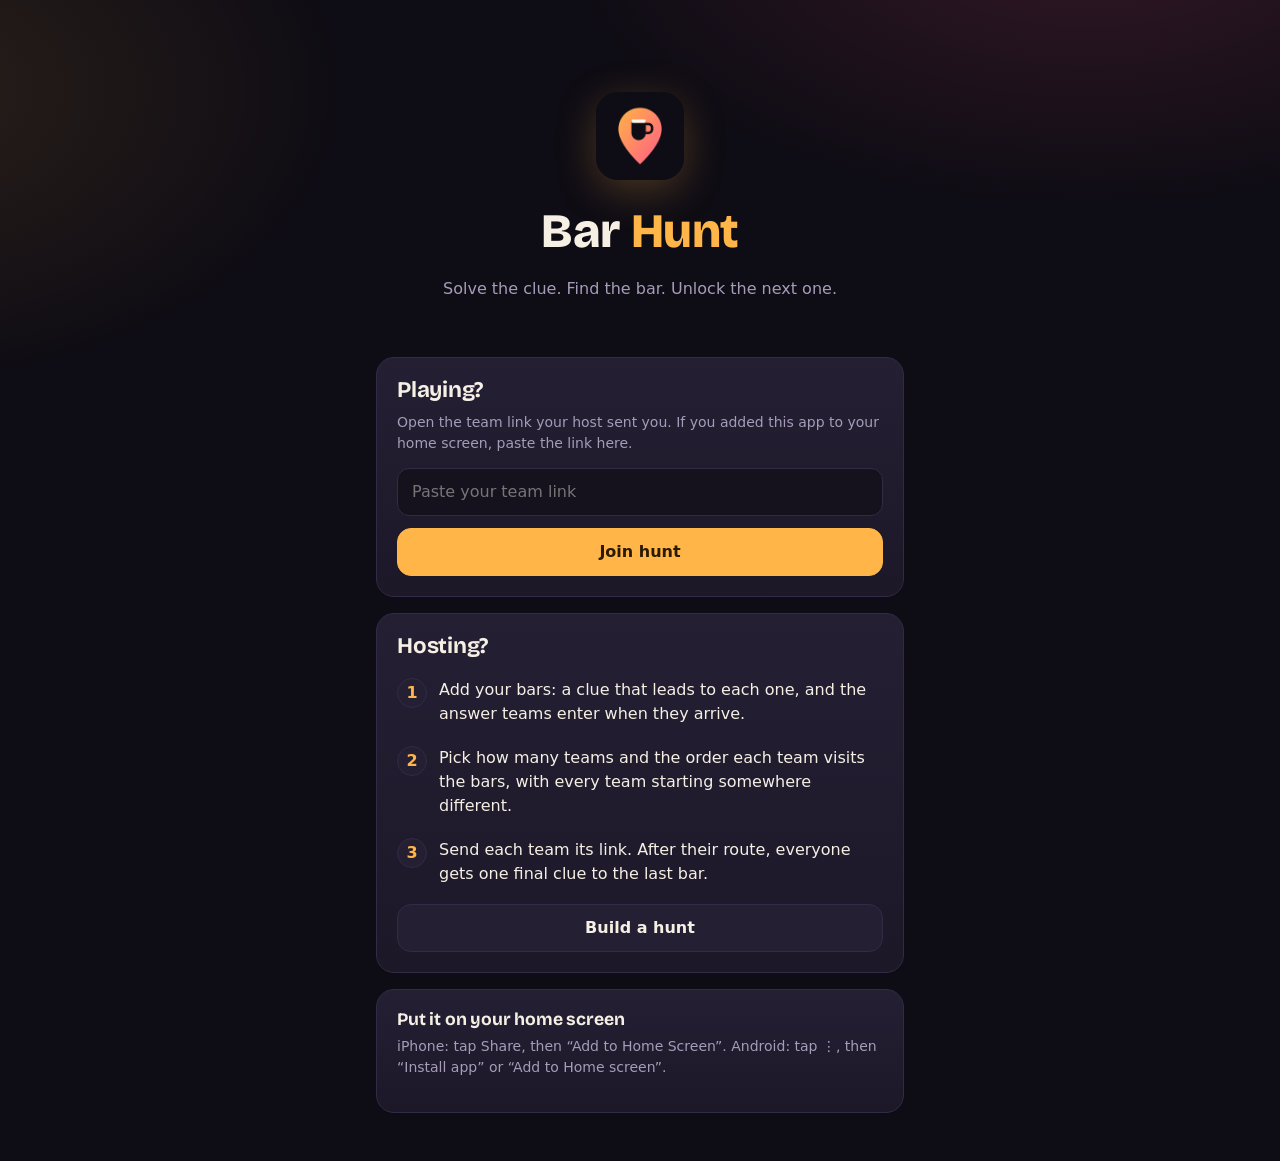
<file: index.html>
<!doctype html>
<html lang="en">
<head>
  <meta charset="utf-8">
  <meta name="viewport" content="width=device-width, initial-scale=1, viewport-fit=cover">
  <title>Bar Hunt</title>
  <meta name="description" content="A bar-hopping scavenger hunt: solve the clue, find the bar, unlock the next one.">
  <meta name="theme-color" content="#0e0c14">
  <meta name="apple-mobile-web-app-capable" content="yes">
  <meta name="mobile-web-app-capable" content="yes">
  <meta name="apple-mobile-web-app-status-bar-style" content="black-translucent">
  <meta name="apple-mobile-web-app-title" content="Bar Hunt">
  <link rel="manifest" href="manifest.webmanifest">
  <link rel="icon" href="icons/icon.svg" type="image/svg+xml">
  <link rel="apple-touch-icon" href="icons/apple-touch-icon.png">
  <link rel="preconnect" href="https://fonts.googleapis.com">
  <link rel="preconnect" href="https://fonts.gstatic.com" crossorigin>
  <link href="https://fonts.googleapis.com/css2?family=Bricolage+Grotesque:opsz,wght@12..96,700;12..96,800&display=swap" rel="stylesheet">
  <link rel="stylesheet" href="css/app.css">
  <style>
    .hero { text-align: center; padding: 8vh 0 24px; }
    .hero .logo { width: 88px; height: 88px; border-radius: 22px; margin-bottom: 18px; box-shadow: 0 10px 40px rgba(255, 181, 71, 0.25); }
    .hero h1 span { color: var(--amber); }
    .steps { counter-reset: s; list-style: none; padding: 0; margin: 0; }
    .steps li { counter-increment: s; display: flex; gap: 12px; padding: 10px 0; }
    .steps li::before { content: counter(s); flex: none; display: grid; place-items: center; width: 28px; height: 28px; border-radius: 50%; background: var(--card-2); border: 1px solid var(--line); font-weight: 700; color: var(--amber); }
  </style>
</head>
<body>
  <main class="wrap">
    <div class="hero">
      <img class="logo" src="icons/icon-192.png" alt="">
      <h1>Bar <span>Hunt</span></h1>
      <p class="muted">Solve the clue. Find the bar. Unlock the next one.</p>
    </div>

    <div class="card hidden" id="resume">
      <div class="eyebrow">Welcome back</div>
      <h2 id="resume-team"></h2>
      <p class="muted small" id="resume-title"></p>
      <a class="btn primary block" id="resume-link" href="#">Continue your hunt</a>
    </div>

    <div class="card">
      <h2>Playing?</h2>
      <p class="muted small">Open the team link your host sent you. If you added this app to your home screen, paste the link here.</p>
      <form id="join" class="stack" autocomplete="off">
        <input type="url" id="join-url" placeholder="Paste your team link" aria-label="Team link">
        <button class="btn primary block" type="submit">Join hunt</button>
      </form>
    </div>

    <div class="card">
      <h2>Hosting?</h2>
      <ol class="steps">
        <li>Add your bars: a clue that leads to each one, and the answer teams enter when they arrive.</li>
        <li>Pick how many teams and the order each team visits the bars, with every team starting somewhere different.</li>
        <li>Send each team its link. After their route, everyone gets one final clue to the last bar.</li>
      </ol>
      <a class="btn block" href="host.html" style="margin-top:8px">Build a hunt</a>
    </div>

    <div class="card" id="install">
      <h3>Put it on your home screen</h3>
      <p class="muted small" id="install-text">iPhone: tap Share, then “Add to Home Screen”. Android: tap ⋮, then “Install app” or “Add to Home screen”.</p>
      <button class="btn sm primary hidden" id="install-btn">Install app</button>
    </div>
  </main>
  <div class="toast" id="toast"></div>
  <script>
    (function () {
      try {
        const last = JSON.parse(localStorage.getItem('hunt:last'));
        if (last && last.url) {
          document.getElementById('resume').classList.remove('hidden');
          document.getElementById('resume-team').textContent = last.team;
          document.getElementById('resume-title').textContent = last.title || '';
          document.getElementById('resume-link').href = last.url;
        }
      } catch (e) { /* ignore */ }

      document.getElementById('join').addEventListener('submit', function (e) {
        e.preventDefault();
        const v = document.getElementById('join-url').value.trim();
        const i = v.indexOf('#');
        if (i < 0 || v.length - i < 20) {
          const t = document.getElementById('toast');
          t.textContent = 'That doesn’t look like a team link';
          t.classList.add('show');
          setTimeout(function () { t.classList.remove('show'); }, 2200);
          return;
        }
        location.href = 'play.html' + v.slice(i);
      });

      if (matchMedia('(display-mode: standalone)').matches || navigator.standalone) {
        document.getElementById('install').classList.add('hidden');
      }
      let deferred;
      window.addEventListener('beforeinstallprompt', function (e) {
        e.preventDefault();
        deferred = e;
        document.getElementById('install-btn').classList.remove('hidden');
      });
      document.getElementById('install-btn').addEventListener('click', function () {
        if (deferred) { deferred.prompt(); deferred = null; }
      });

      if ('serviceWorker' in navigator) navigator.serviceWorker.register('sw.js').catch(function () {});
    })();
  </script>
</body>
</html>
</file>
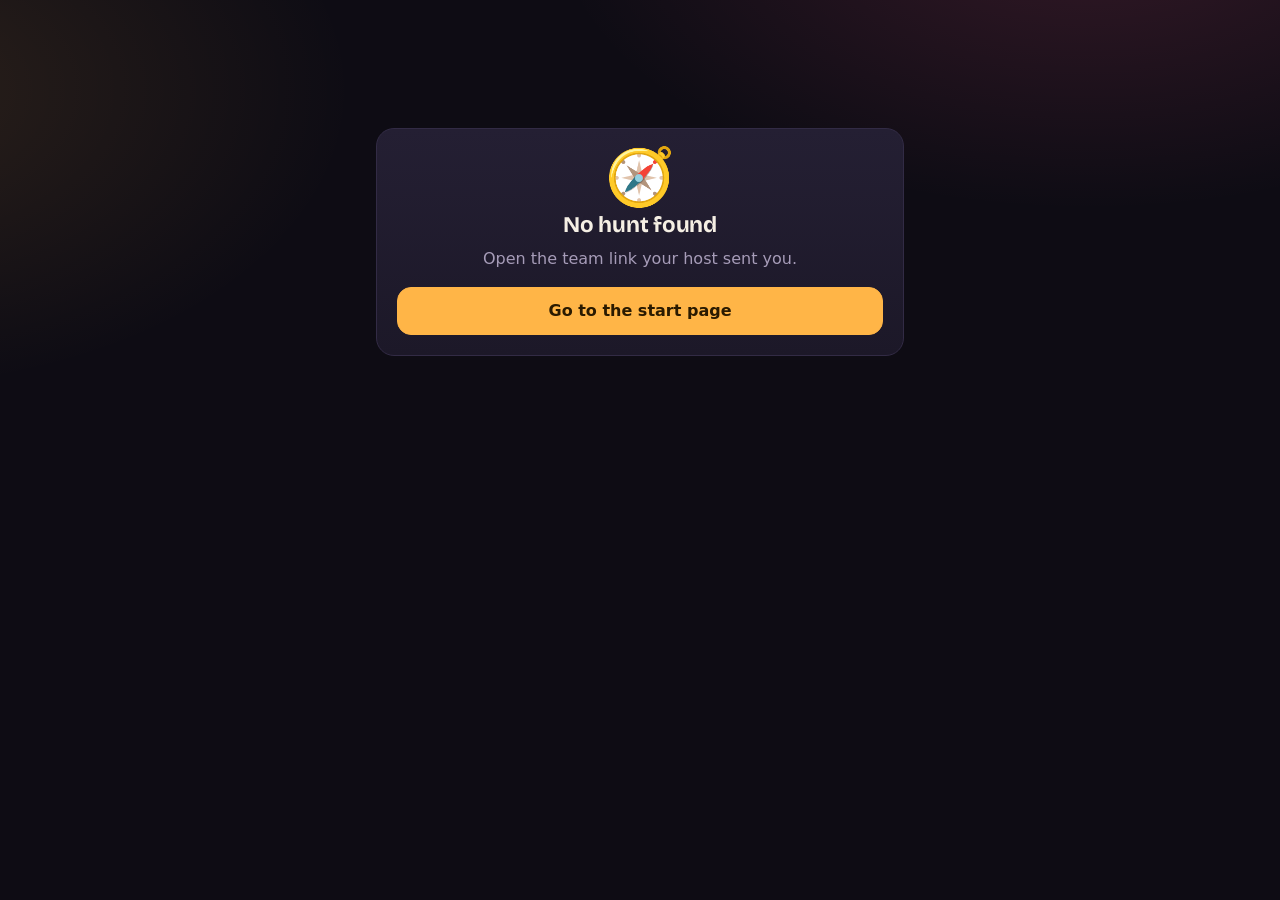
<file: play.html>
<!doctype html>
<html lang="en">
<head>
  <meta charset="utf-8">
  <meta name="viewport" content="width=device-width, initial-scale=1, viewport-fit=cover">
  <title>Bar Hunt</title>
  <meta name="theme-color" content="#0e0c14">
  <meta name="apple-mobile-web-app-capable" content="yes">
  <meta name="mobile-web-app-capable" content="yes">
  <meta name="apple-mobile-web-app-status-bar-style" content="black-translucent">
  <meta name="apple-mobile-web-app-title" content="Bar Hunt">
  <link rel="manifest" href="manifest.webmanifest">
  <link rel="icon" href="icons/icon.svg" type="image/svg+xml">
  <link rel="apple-touch-icon" href="icons/apple-touch-icon.png">
  <link rel="preconnect" href="https://fonts.googleapis.com">
  <link rel="preconnect" href="https://fonts.gstatic.com" crossorigin>
  <link href="https://fonts.googleapis.com/css2?family=Bricolage+Grotesque:opsz,wght@12..96,700;12..96,800&display=swap" rel="stylesheet">
  <link rel="stylesheet" href="css/app.css">
  <style>
    .top { display: flex; justify-content: space-between; align-items: flex-start; gap: 12px; margin-bottom: 18px; }
    .timer { font: 600 0.9rem/1 ui-monospace, SFMono-Regular, Menlo, monospace; color: var(--muted); padding: 8px 10px; border: 1px solid var(--line); border-radius: 999px; white-space: nowrap; }
    .dots { display: flex; gap: 6px; margin: 4px 0 22px; }
    .dot { flex: 1; height: 6px; border-radius: 99px; background: var(--line); }
    .dot.on { background: var(--amber); }
    .dot.final { background: repeating-linear-gradient(90deg, var(--line) 0 6px, transparent 6px 10px); }
    .dot.final.on { background: var(--pink); }
    .clue-card { position: relative; overflow: hidden; }
    .clue-card::after { content: ""; position: absolute; inset: 0 0 auto auto; width: 140px; height: 140px; background: radial-gradient(circle, rgba(255,181,71,0.18), transparent 70%); pointer-events: none; }
    .clue-card.final::after { background: radial-gradient(circle, rgba(255,92,138,0.25), transparent 70%); }
    .clue-text { font: 600 1.35rem/1.45 var(--display); white-space: pre-wrap; margin: 0; }
    .hint { margin-top: 16px; padding: 12px 14px; border-radius: 12px; background: rgba(255,181,71,0.08); border: 1px dashed rgba(255,181,71,0.4); white-space: pre-wrap; }
    .feedback { min-height: 1.5em; margin: 10px 0 0; text-align: center; font-weight: 600; }
    .feedback.bad { color: var(--red); }
    .big-emoji { font-size: 3.5rem; line-height: 1; margin-bottom: 8px; }
    .found { font: 800 clamp(1.8rem, 8vw, 2.6rem)/1.05 var(--display); color: var(--amber); margin: 4px 0 14px; }
    .msg { white-space: pre-wrap; text-align: left; }
    .journey { list-style: none; padding: 0; margin: 0; }
    .journey li { display: flex; justify-content: space-between; gap: 12px; padding: 10px 0; border-top: 1px solid var(--line); }
    .journey li:first-child { border-top: 0; }
    .journey .t { color: var(--muted); font-variant-numeric: tabular-nums; }
    .stat { font: 800 2.2rem/1 var(--display); }
    .footer-links { margin-top: 28px; text-align: center; }
    .linkish { background: none; border: 0; color: var(--muted); text-decoration: underline; font: inherit; font-size: 0.85rem; cursor: pointer; padding: 6px; }
  </style>
</head>
<body>
  <main class="wrap">
    <div id="app"><p class="muted center" style="margin-top:30vh">Loading your hunt…</p></div>
  </main>
  <script src="js/core.js"></script>
  <script src="js/play.js"></script>
</body>
</html>
</file>
<file: css/app.css>
:root {
  --bg: #0e0c14;
  --bg-2: #15121e;
  --card: #1c1828;
  --card-2: #241f33;
  --line: #322b45;
  --text: #f5efe4;
  --muted: #a69cb8;
  --amber: #ffb547;
  --amber-ink: #2a1a00;
  --pink: #ff5c8a;
  --green: #4fd69c;
  --red: #ff6b6b;
  --radius: 18px;
  --display: "Bricolage Grotesque", ui-sans-serif, system-ui, -apple-system, "Segoe UI", sans-serif;
  --body: ui-sans-serif, system-ui, -apple-system, "Segoe UI", Roboto, sans-serif;
  color-scheme: dark;
}

* { box-sizing: border-box; }

html { -webkit-text-size-adjust: 100%; }

body {
  margin: 0;
  min-height: 100vh;
  min-height: 100dvh;
  background:
    radial-gradient(900px 500px at 85% -10%, rgba(255, 92, 138, 0.16), transparent 60%),
    radial-gradient(800px 500px at -10% 10%, rgba(255, 181, 71, 0.12), transparent 60%),
    var(--bg);
  background-attachment: fixed;
  color: var(--text);
  font: 16px/1.5 var(--body);
}

a { color: var(--amber); }

h1, h2, h3 { font-family: var(--display); line-height: 1.1; margin: 0 0 0.4em; letter-spacing: -0.01em; }
h1 { font-size: clamp(2rem, 7vw, 3rem); font-weight: 800; }
h2 { font-size: 1.4rem; font-weight: 700; }
h3 { font-size: 1.1rem; font-weight: 700; }
p { margin: 0 0 1em; }

.wrap { max-width: 560px; margin: 0 auto; padding: 20px 16px 48px; }
.wrap.wide { max-width: 880px; }

.muted { color: var(--muted); }
.small { font-size: 0.875rem; }
.center { text-align: center; }
.stack > * + * { margin-top: 12px; }
.row { display: flex; gap: 10px; align-items: center; flex-wrap: wrap; }
.row.end { justify-content: flex-end; }
.grow { flex: 1 1 auto; }
.hidden { display: none !important; }

.eyebrow {
  font: 700 0.75rem/1 var(--body);
  letter-spacing: 0.14em;
  text-transform: uppercase;
  color: var(--amber);
  margin-bottom: 10px;
}

.card {
  background: linear-gradient(180deg, var(--card-2), var(--card));
  border: 1px solid var(--line);
  border-radius: var(--radius);
  padding: 20px;
}
.card + .card { margin-top: 16px; }

/* Buttons */
.btn {
  appearance: none;
  border: 1px solid var(--line);
  background: var(--card-2);
  color: var(--text);
  font: 600 1rem/1 var(--body);
  padding: 14px 18px;
  border-radius: 14px;
  cursor: pointer;
  text-decoration: none;
  display: inline-flex;
  align-items: center;
  justify-content: center;
  gap: 8px;
  min-height: 48px;
  transition: transform 0.08s ease, background 0.15s ease, border-color 0.15s ease;
}
.btn:hover { border-color: #4a4063; }
.btn:active { transform: scale(0.98); }
.btn:disabled { opacity: 0.55; cursor: not-allowed; }
.btn.primary { background: var(--amber); border-color: var(--amber); color: var(--amber-ink); }
.btn.primary:hover { background: #ffc46b; }
.btn.pink { background: var(--pink); border-color: var(--pink); color: #2b0010; }
.btn.ghost { background: transparent; }
.btn.danger { color: var(--red); background: transparent; }
.btn.block { width: 100%; }
.btn.sm { min-height: 36px; padding: 8px 12px; font-size: 0.875rem; border-radius: 10px; }
.btn.icon { min-height: 36px; width: 36px; padding: 0; border-radius: 10px; font-size: 1rem; }

/* Forms */
label.field { display: block; }
label.field > span { display: block; font-size: 0.8rem; font-weight: 600; color: var(--muted); margin-bottom: 6px; }
input[type="text"], input[type="number"], input[type="url"], textarea, select {
  width: 100%;
  background: var(--bg-2);
  color: var(--text);
  border: 1px solid var(--line);
  border-radius: 12px;
  padding: 12px 14px;
  font: 1rem/1.4 var(--body);
}
textarea { resize: vertical; min-height: 80px; }
input:focus, textarea:focus, select:focus { outline: none; border-color: var(--amber); box-shadow: 0 0 0 3px rgba(255, 181, 71, 0.2); }
input[type="checkbox"] { width: 20px; height: 20px; accent-color: var(--amber); }

.answer-input {
  font: 600 1.25rem/1.2 var(--body) !important;
  text-align: center;
  padding: 16px !important;
  border-radius: 14px !important;
}

/* Toast */
.toast {
  position: fixed;
  left: 50%;
  bottom: calc(20px + env(safe-area-inset-bottom));
  transform: translateX(-50%) translateY(20px);
  background: var(--text);
  color: var(--bg);
  font-weight: 600;
  padding: 12px 18px;
  border-radius: 999px;
  opacity: 0;
  pointer-events: none;
  transition: opacity 0.2s ease, transform 0.2s ease;
  z-index: 50;
  max-width: calc(100% - 32px);
}
.toast.show { opacity: 1; transform: translateX(-50%) translateY(0); }

@keyframes shake {
  10%, 90% { transform: translateX(-2px); }
  20%, 80% { transform: translateX(4px); }
  30%, 50%, 70% { transform: translateX(-8px); }
  40%, 60% { transform: translateX(8px); }
}
.shake { animation: shake 0.45s ease; }

@keyframes pop {
  0% { transform: scale(0.9); opacity: 0; }
  60% { transform: scale(1.03); opacity: 1; }
  100% { transform: scale(1); }
}
.pop { animation: pop 0.35s ease both; }

@media (prefers-reduced-motion: reduce) {
  .shake, .pop { animation: none; }
}
</file>
